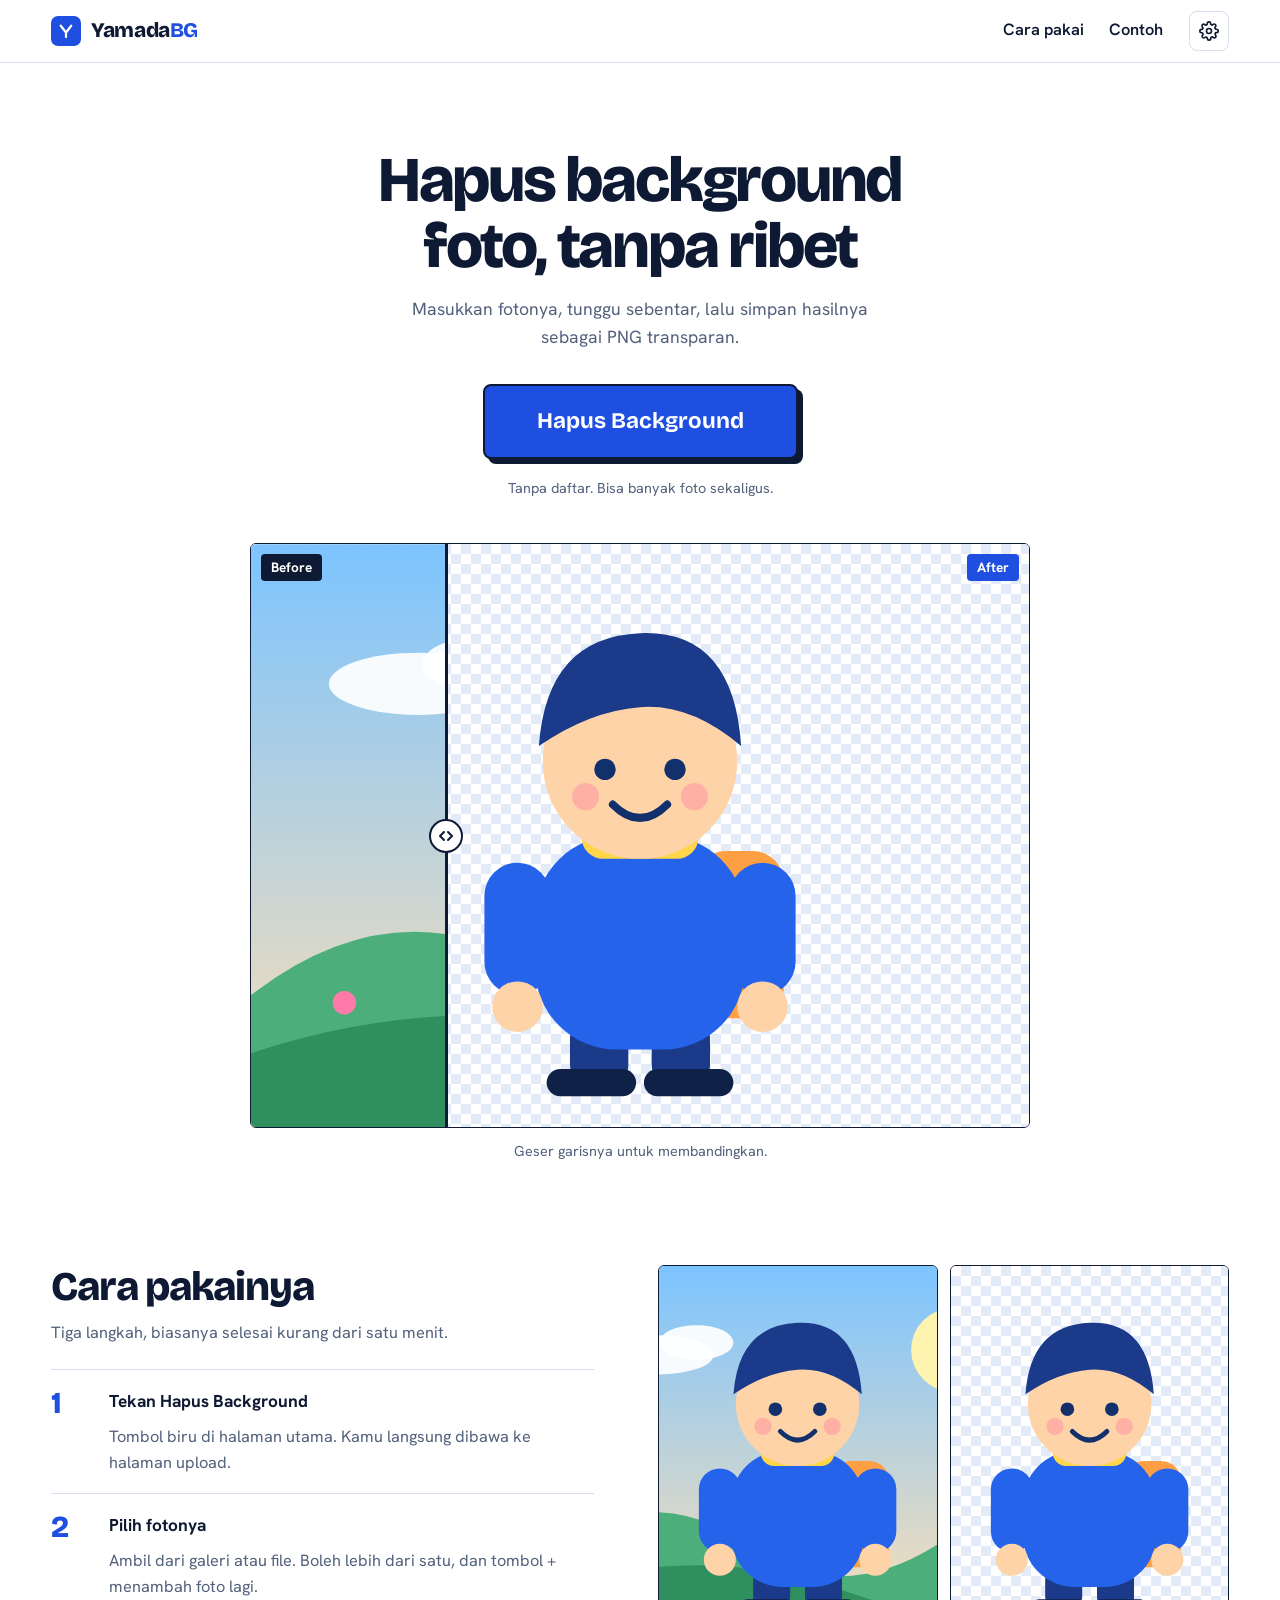
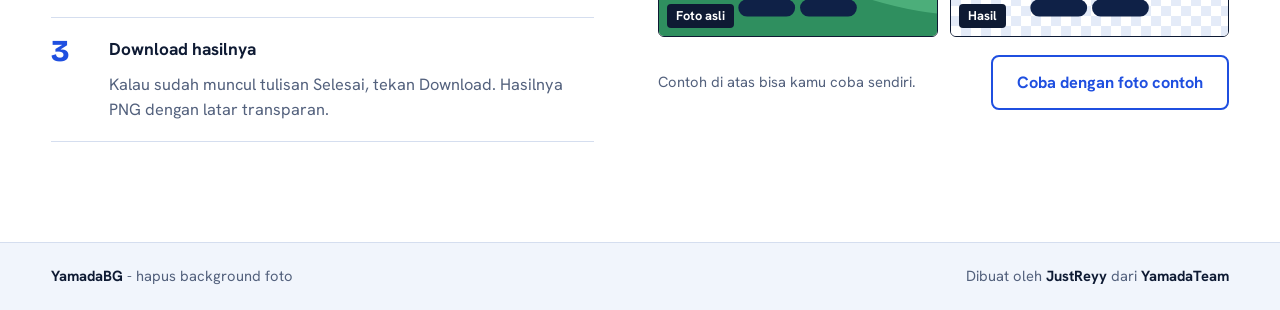
<file: index (2).html>
<!doctype html>
<html lang="id">
<head>
<meta charset="utf-8">
<meta name="viewport" content="width=device-width, initial-scale=1">
<title>YamadaBG - Hapus Background Foto</title>
<meta name="description" content="YamadaBG: hapus background foto langsung dari browser. Dibuat oleh JustReyy dari YamadaTeam.">
<meta name="theme-color" content="#1f4fe0">
<link rel="icon" href="data:image/svg+xml,%3Csvg xmlns='http://www.w3.org/2000/svg' viewBox='0 0 64 64'%3E%3Crect width='64' height='64' rx='10' fill='%231f4fe0'/%3E%3Cpath d='M18 18l14 18 14-18M32 36v12' stroke='white' stroke-width='6' stroke-linecap='round' stroke-linejoin='round' fill='none'/%3E%3C/svg%3E">
<link rel="preconnect" href="https://fonts.googleapis.com">
<link rel="preconnect" href="https://fonts.gstatic.com" crossorigin>
<link href="https://fonts.googleapis.com/css2?family=Bricolage+Grotesque:opsz,wght@12..96,500;12..96,700;12..96,800&family=Hanken+Grotesk:wght@400;500;600;700&display=swap" rel="stylesheet">
<style>
:root{
  --blue:#1f4fe0; --blue-dk:#173bb0; --tint:#f1f5fc; --tint2:#e3ebfa;
  --ink:#0e1a33; --muted:#53617d; --line:#d5deef; --ok:#17803d; --err:#c2271d;
  --gut:clamp(16px,4vw,56px);
  --head:'Bricolage Grotesque','Hanken Grotesk',system-ui,sans-serif;
  --body:'Hanken Grotesk',system-ui,-apple-system,'Segoe UI',Roboto,sans-serif;
  --ck:#e4ebf8;
}
*{box-sizing:border-box;margin:0}
[hidden]{display:none!important}
html{scroll-behavior:smooth;scroll-padding-top:70px}
body{font-family:var(--body);font-size:clamp(15px,.9rem + .15vw,17px);line-height:1.55;color:var(--ink);background:#fff;min-height:100vh;min-height:100dvh;display:flex;flex-direction:column;-webkit-font-smoothing:antialiased}
button{font:inherit;cursor:pointer;border:0;background:none;color:inherit}
:focus-visible{outline:3px solid var(--blue);outline-offset:3px}
.wrap{width:min(1240px,100% - var(--gut)*2);margin-inline:auto}

/* header */
header{position:sticky;top:0;z-index:20;background:#fff;border-bottom:1px solid var(--line)}
.bar{display:flex;align-items:center;justify-content:space-between;height:62px;gap:16px}
.logo{display:flex;align-items:center;gap:10px;font-family:var(--head);font-weight:800;font-size:1.3rem;letter-spacing:-.02em;text-decoration:none;color:var(--ink)}
.logo .mk{width:30px;height:30px;border-radius:7px;background:var(--blue);display:grid;place-items:center}
.logo span span{color:var(--blue)}
.nav{display:flex;align-items:center;gap:clamp(8px,2vw,26px)}
.nav a{color:var(--ink);font-weight:600;text-decoration:none;padding:6px 0;border-bottom:2px solid transparent}
.nav a:hover{border-color:var(--blue)}
.gear{width:40px;height:40px;border-radius:8px;display:grid;place-items:center;border:1px solid var(--line);color:var(--ink)}
.gear:hover{background:var(--tint)}
@media(max-width:560px){.nav a{display:none}}

/* buttons */
.btn{display:inline-flex;align-items:center;justify-content:center;gap:10px;padding:13px 24px;border-radius:8px;font-weight:700;border:2px solid var(--blue);background:var(--blue);color:#fff}
.btn:hover{background:var(--blue-dk);border-color:var(--blue-dk)}
.btn.alt{background:#fff;color:var(--blue)}
.btn.alt:hover{background:var(--tint)}
.btn.big{font-family:var(--head);font-size:clamp(1.1rem,1rem + .5vw,1.4rem);padding:18px clamp(28px,5vw,52px);border-color:var(--ink);box-shadow:5px 5px 0 var(--ink);transition:transform .12s,box-shadow .12s}
.btn.big:hover{transform:translate(2px,2px);box-shadow:3px 3px 0 var(--ink);border-color:var(--ink)}
.btn.big:active{transform:translate(5px,5px);box-shadow:0 0 0 var(--ink)}

/* views */
main{flex:1}
.view{display:none}
.view.active{display:block}

/* hero */
.hero{text-align:center;padding:clamp(36px,7vw,84px) 0 clamp(24px,4vw,44px)}
.hero h1{font-family:var(--head);font-weight:800;font-size:clamp(2rem,1.1rem + 3.6vw,4.4rem);line-height:1.04;letter-spacing:-.035em;max-width:17ch;margin:0 auto 16px;text-wrap:balance}
.hero p{color:var(--muted);max-width:50ch;margin:0 auto clamp(22px,3vw,34px);font-size:1.08em}
.hero small{display:block;margin-top:18px;color:var(--muted);font-size:.9rem}

.compare{position:relative;margin:0 auto;width:min(780px,100%);aspect-ratio:4/3;border:1px solid var(--ink);border-radius:6px;overflow:hidden;touch-action:pan-y;user-select:none;-webkit-user-select:none;cursor:ew-resize;background:#fff}
.layer{position:absolute;inset:0}
.layer svg{width:100%;height:100%;display:block}
.checker{background-color:#fff;background-image:linear-gradient(45deg,var(--ck) 25%,transparent 25%,transparent 75%,var(--ck) 75%),linear-gradient(45deg,var(--ck) 25%,transparent 25%,transparent 75%,var(--ck) 75%);background-size:20px 20px;background-position:0 0,10px 10px}
.layer.before{clip-path:inset(0 calc(100% - var(--p,50%)) 0 0)}
.handle{position:absolute;top:0;bottom:0;left:var(--p,50%);width:3px;margin-left:-1.5px;background:var(--ink)}
.handle i{position:absolute;top:50%;left:50%;width:34px;height:34px;margin:-17px;border-radius:50%;background:#fff;border:2px solid var(--ink);display:grid;place-items:center;color:var(--ink)}
.tag{position:absolute;top:10px;padding:3px 10px;font-weight:700;font-size:.85rem;background:var(--ink);color:#fff;border-radius:4px}
.tag.b{left:10px}.tag.a{right:10px;background:var(--blue)}
.cap{text-align:center;color:var(--muted);font-size:.9rem;margin-top:12px}

/* cara pakai */
.how{padding:clamp(48px,8vw,110px) 0 0}
.how .grid2{display:grid;grid-template-columns:minmax(0,1fr) minmax(0,1.05fr);gap:clamp(28px,5vw,80px);align-items:start}
@media(max-width:860px){.how .grid2{grid-template-columns:1fr}}
.how h2,.sec-t{font-family:var(--head);font-weight:800;font-size:clamp(1.6rem,1.1rem + 1.8vw,2.6rem);letter-spacing:-.03em;line-height:1.1}
.how .lead{color:var(--muted);margin:10px 0 24px;max-width:46ch}
.steps{list-style:none;padding:0;counter-reset:s}
.steps li{counter-increment:s;display:grid;grid-template-columns:44px 1fr;gap:6px 14px;padding:18px 0;border-top:1px solid var(--line)}
.steps li:last-child{border-bottom:1px solid var(--line)}
.steps li::before{content:counter(s);font-family:var(--head);font-weight:800;font-size:1.9rem;line-height:1;color:var(--blue)}
.steps b{display:block;font-size:1.08rem}
.steps p{color:var(--muted);grid-column:2}
.ex{display:grid;grid-template-columns:1fr 1fr;gap:12px}
.ex figure{position:relative;aspect-ratio:3/4;border:1px solid var(--ink);border-radius:6px;overflow:hidden;background:#fff}
.ex figure .layer svg{width:100%;height:100%}
.ex figcaption{position:absolute;left:8px;bottom:8px;background:var(--ink);color:#fff;font-weight:700;font-size:.8rem;padding:2px 9px;border-radius:4px}
.ex .go{grid-column:1/-1;display:flex;justify-content:space-between;align-items:center;gap:14px;flex-wrap:wrap;margin-top:6px}
.ex .go span{color:var(--muted);font-size:.92rem}

/* upload */
.up{padding:clamp(28px,5vw,60px) 0 clamp(40px,6vw,80px)}
.up-head{display:flex;justify-content:space-between;align-items:end;gap:20px;flex-wrap:wrap;margin-bottom:26px;padding-bottom:18px;border-bottom:1px solid var(--line)}
.up-head h2{font-family:var(--head);font-weight:800;font-size:clamp(1.7rem,1.2rem + 1.8vw,2.7rem);letter-spacing:-.03em;line-height:1.05}
.up-head p{color:var(--muted);margin-top:6px}
.back{color:var(--muted);font-weight:600;text-decoration:underline;text-underline-offset:3px}
.back:hover{color:var(--blue)}
.drop{display:grid;place-items:center;text-align:center;gap:14px;border:2px dashed #8aa5e8;border-radius:8px;background:var(--tint);padding:clamp(40px,9vw,110px) 20px;max-width:960px;margin:0 auto}
.drop.over{background:var(--tint2);border-color:var(--blue)}
.drop p{color:var(--muted);font-size:.95rem}
.grid{display:grid;grid-template-columns:repeat(auto-fill,minmax(clamp(150px,22vw,230px),1fr));gap:14px}
.card{position:relative;border:1px solid var(--line);border-radius:6px;padding:8px;background:#fff}
.thumb{position:relative;aspect-ratio:1;border-radius:3px;overflow:hidden;display:grid;place-items:center;background-color:#fff}
.thumb.checker{background-size:16px 16px;background-position:0 0,8px 8px}
.thumb img{width:100%;height:100%;object-fit:contain;display:block}
.card.queue .thumb img,.card.processing .thumb img{opacity:.55}
.ov{position:absolute;inset:0;display:grid;place-items:center}
.spin{width:30px;height:30px;border-radius:50%;border:3px solid var(--tint2);border-top-color:var(--blue);animation:sp .8s linear infinite}
@keyframes sp{to{transform:rotate(360deg)}}
.x{position:absolute;top:14px;right:14px;width:26px;height:26px;border-radius:4px;background:var(--ink);color:#fff;display:grid;place-items:center;font-size:1rem;line-height:1;z-index:2}
.x:hover{background:var(--err)}
.meta{display:flex;align-items:center;justify-content:space-between;gap:8px;padding:8px 2px 2px}
.name{font-weight:600;font-size:.85rem;white-space:nowrap;overflow:hidden;text-overflow:ellipsis;min-width:0}
.state{font-size:.75rem;font-weight:700;white-space:nowrap;color:var(--blue)}
.state.done{color:var(--ok)}.state.error{color:var(--err)}
.errtxt{color:var(--err);font-size:.8rem;padding:2px 2px 0}
.act{padding-top:8px}
.act button{width:100%;padding:8px;border-radius:6px;font-weight:700;font-size:.88rem;border:1.5px solid var(--blue);color:var(--blue)}
.act button:hover{background:var(--blue);color:#fff}
.badge{position:absolute;left:6px;bottom:6px;background:var(--ink);color:#fff;font-size:.68rem;font-weight:700;padding:1px 7px;border-radius:3px}
.add{display:grid;place-items:center;align-content:center;gap:6px;min-height:200px;border:2px dashed #8aa5e8;border-radius:6px;background:var(--tint);color:var(--blue);font-weight:700;text-align:center}
.add:hover{background:var(--tint2)}
.add .plus{width:48px;height:48px;border-radius:50%;background:var(--blue);color:#fff;display:grid;place-items:center;font-size:1.9rem;line-height:1;padding-bottom:3px}
.status{margin-top:22px;border:1px solid var(--line);border-radius:6px;padding:16px 20px;background:#fff}
.status.done{background:var(--tint);border-color:#a9bcec;display:flex;align-items:center;justify-content:space-between;gap:16px 28px;flex-wrap:wrap}
.status h3{font-family:var(--head);font-weight:800;font-size:1.6rem;letter-spacing:-.02em;display:flex;align-items:center;gap:10px}
.status h3 .ok{width:28px;height:28px;border-radius:50%;background:var(--ok);display:inline-grid;place-items:center}
.status p{color:var(--muted);margin-top:2px}
.status .row{display:flex;gap:10px;flex-wrap:wrap}
.proc{display:flex;justify-content:space-between;font-weight:700}
.prog{height:8px;background:var(--tint2);border-radius:4px;overflow:hidden;margin-top:10px}
.prog i{display:block;height:100%;width:0;background:var(--blue);transition:width .4s}

/* footer */
footer{margin-top:clamp(50px,8vw,100px);border-top:1px solid var(--line);background:var(--tint)}
footer .in{padding:22px 0;display:flex;justify-content:space-between;gap:8px 24px;flex-wrap:wrap;color:var(--muted);font-size:.92rem}
footer b{color:var(--ink)}

/* settings: panel kanan di layar lebar, lembar bawah di HP */
dialog{border:0;padding:0;background:#fff;color:var(--ink);font-family:var(--body);max-width:none;max-height:none;overflow:auto}
dialog::backdrop{background:rgba(14,26,51,.45)}
@media(min-width:760px){dialog{margin:0 0 0 auto;width:min(400px,92vw);height:100%;border-left:1px solid var(--ink)}}
@media(max-width:759px){dialog{margin:auto 0 0;width:100%;border-radius:14px 14px 0 0;max-height:90dvh}}
.dh{display:flex;align-items:center;justify-content:space-between;padding:18px 22px;border-bottom:1px solid var(--line)}
.dh h3{font-family:var(--head);font-size:1.3rem;font-weight:800}
.db{padding:22px;display:grid;gap:26px}
.field>b{display:block}
.field small{display:block;color:var(--muted);margin:2px 0 10px;font-size:.86rem}
.seg{display:grid;grid-auto-flow:column;border:1.5px solid var(--ink);border-radius:8px;overflow:hidden}
.seg input,.sw input[type=radio]{position:absolute;opacity:0;pointer-events:none}
.seg label{text-align:center;padding:10px 8px;font-weight:700;cursor:pointer}
.seg label+input+label{border-left:1.5px solid var(--ink)}
.seg input:checked+label{background:var(--ink);color:#fff}
.seg input:focus-visible+label{outline:3px solid var(--blue);outline-offset:-3px}
.sw{display:flex;gap:10px;flex-wrap:wrap;align-items:center}
.sw label{width:40px;height:40px;border-radius:6px;border:1px solid var(--line);cursor:pointer}
.sw input:checked+label{outline:3px solid var(--blue);outline-offset:2px}
.sw input:focus-visible+label{outline:3px solid var(--blue);outline-offset:2px}
.sw .tr{background-color:#fff;background-image:linear-gradient(45deg,#cfd8ec 25%,transparent 25%,transparent 75%,#cfd8ec 75%),linear-gradient(45deg,#cfd8ec 25%,transparent 25%,transparent 75%,#cfd8ec 75%);background-size:10px 10px;background-position:0 0,5px 5px}
.sw input[type=color]{width:40px;height:40px;padding:0;border:1px solid var(--line);border-radius:6px;background:none;cursor:pointer}
.df{display:flex;gap:10px;padding:0 22px 22px}
.df .btn{flex:1}

#toast{position:fixed;left:50%;bottom:22px;transform:translate(-50%,20px);background:var(--ink);color:#fff;padding:11px 18px;border-radius:8px;font-weight:600;font-size:.92rem;opacity:0;pointer-events:none;transition:.25s;z-index:50;max-width:calc(100% - 32px);text-align:center}
#toast.show{opacity:1;transform:translate(-50%,0)}
@media(prefers-reduced-motion:reduce){*{animation:none!important;transition:none!important}}
</style>
</head>
<body>

<header>
  <div class="wrap bar">
    <a class="logo" href="#" data-go="home" aria-label="YamadaBG beranda">
      <span class="mk"><svg width="18" height="18" viewBox="0 0 24 24" fill="none" stroke="#fff" stroke-width="3" stroke-linecap="round" stroke-linejoin="round"><path d="M5 5l7 9 7-9M12 14v6"/></svg></span>
      <span>Yamada<span>BG</span></span>
    </a>
    <div class="nav">
      <a href="#cara" data-scroll="cara">Cara pakai</a>
      <a href="#contoh" data-scroll="contoh">Contoh</a>
      <button class="gear" id="openSet" aria-label="Pengaturan" title="Pengaturan">
        <svg width="20" height="20" viewBox="0 0 24 24" fill="none" stroke="currentColor" stroke-width="2" stroke-linecap="round" stroke-linejoin="round"><circle cx="12" cy="12" r="3"/><path d="M19.4 15a1.65 1.65 0 0 0 .33 1.82l.06.06a2 2 0 1 1-2.83 2.83l-.06-.06a1.65 1.65 0 0 0-1.82-.33 1.65 1.65 0 0 0-1 1.51V21a2 2 0 1 1-4 0v-.09a1.65 1.65 0 0 0-1-1.51 1.65 1.65 0 0 0-1.82.33l-.06.06a2 2 0 1 1-2.83-2.83l.06-.06a1.65 1.65 0 0 0 .33-1.82 1.65 1.65 0 0 0-1.51-1H3a2 2 0 1 1 0-4h.09a1.65 1.65 0 0 0 1.51-1 1.65 1.65 0 0 0-.33-1.82l-.06-.06a2 2 0 1 1 2.83-2.83l.06.06a1.65 1.65 0 0 0 1.82.33h0a1.65 1.65 0 0 0 1-1.51V3a2 2 0 1 1 4 0v.09a1.65 1.65 0 0 0 1 1.51h0a1.65 1.65 0 0 0 1.82-.33l.06-.06a2 2 0 1 1 2.83 2.83l-.06.06a1.65 1.65 0 0 0-.33 1.82v0a1.65 1.65 0 0 0 1.51 1H21a2 2 0 1 1 0 4h-.09a1.65 1.65 0 0 0-1.51 1z"/></svg>
      </button>
    </div>
  </div>
</header>

<main>
  <!-- TAB 1: BERANDA -->
  <div class="view active" id="view-home">
    <div class="wrap">
      <div class="hero">
        <h1>Hapus background foto, tanpa ribet</h1>
        <p>Masukkan fotonya, tunggu sebentar, lalu simpan hasilnya sebagai PNG transparan.</p>
        <button class="btn big" id="startBtn">Hapus Background</button>
        <small>Tanpa daftar. Bisa banyak foto sekaligus.</small>
      </div>
      <div class="compare" id="cmp" aria-label="Perbandingan foto sebelum dan sesudah background dihapus"></div>
      <p class="cap">Geser garisnya untuk membandingkan.</p>
    </div>

    <section class="how" id="cara">
      <div class="wrap grid2">
        <div>
          <h2>Cara pakainya</h2>
          <p class="lead">Tiga langkah, biasanya selesai kurang dari satu menit.</p>
          <ol class="steps">
            <li><div><b>Tekan Hapus Background</b></div><p>Tombol biru di halaman utama. Kamu langsung dibawa ke halaman upload.</p></li>
            <li><div><b>Pilih fotonya</b></div><p>Ambil dari galeri atau file. Boleh lebih dari satu, dan tombol + menambah foto lagi.</p></li>
            <li><div><b>Download hasilnya</b></div><p>Kalau sudah muncul tulisan Selesai, tekan Download. Hasilnya PNG dengan latar transparan.</p></li>
          </ol>
        </div>
        <div id="contoh">
          <div class="ex">
            <figure><div class="layer" id="exBefore"></div><figcaption>Foto asli</figcaption></figure>
            <figure><div class="layer checker" id="exAfter"></div><figcaption>Hasil</figcaption></figure>
            <div class="go"><span>Contoh di atas bisa kamu coba sendiri.</span><button class="btn alt" id="sampleBtn">Coba dengan foto contoh</button></div>
          </div>
        </div>
      </div>
    </section>
  </div>

  <!-- TAB 2: UPLOAD -->
  <div class="view" id="view-upload">
    <div class="wrap up">
      <div class="up-head">
        <div>
          <h2>Masukkan fotomu</h2>
          <p>Background dihapus otomatis begitu foto masuk.</p>
        </div>
        <a class="back" href="#" data-go="home">Kembali ke beranda</a>
      </div>

      <div class="drop" id="drop">
        <svg width="46" height="46" viewBox="0 0 24 24" fill="none" stroke="var(--blue)" stroke-width="1.8" stroke-linecap="round" stroke-linejoin="round"><rect x="3" y="3" width="18" height="18" rx="3"/><circle cx="8.5" cy="9" r="1.6"/><path d="M21 16l-5-5L5 21"/></svg>
        <button class="btn big" id="pickBtn">Pilih Foto</button>
        <p>atau tarik foto ke area ini. Format JPG, PNG, atau WebP.</p>
      </div>

      <div class="grid" id="grid" hidden></div>
      <div id="statusbar"></div>
    </div>
  </div>
</main>

<footer>
  <div class="wrap in">
    <span><b>YamadaBG</b> - hapus background foto</span>
    <span>Dibuat oleh <b>JustReyy</b> dari <b>YamadaTeam</b></span>
  </div>
</footer>

<input type="file" id="file" accept="image/jpeg,image/png,image/webp" multiple hidden>

<dialog id="setDlg">
  <div class="dh"><h3>Pengaturan</h3><button class="gear" id="closeSet" aria-label="Tutup">✕</button></div>
  <div class="db">
    <div class="field">
      <b>Kualitas hasil</b>
      <small>Penuh memakai kredit remove.bg dan hasilnya tajam. Hemat gratis tapi resolusinya kecil. Kalau kredit habis, otomatis pindah ke Hemat.</small>
      <div class="seg">
        <input type="radio" name="q" id="q1" value="auto"><label for="q1">Penuh</label>
        <input type="radio" name="q" id="q2" value="preview"><label for="q2">Hemat</label>
      </div>
    </div>
    <div class="field">
      <b>Warna latar hasil</b>
      <small>Transparan kalau mau PNG tanpa background. Pilih warna untuk memberi latar baru saat download.</small>
      <div class="sw">
        <input type="radio" name="bg" id="bg0" value="transparent"><label class="tr" for="bg0" title="Transparan"></label>
        <input type="radio" name="bg" id="bg1" value="#ffffff"><label for="bg1" title="Putih" style="background:#fff"></label>
        <input type="radio" name="bg" id="bg2" value="#1f4fe0"><label for="bg2" title="Biru" style="background:#1f4fe0"></label>
        <input type="radio" name="bg" id="bg3" value="#0e1a33"><label for="bg3" title="Biru tua" style="background:#0e1a33"></label>
        <input type="radio" name="bg" id="bg4" value="#000000"><label for="bg4" title="Hitam" style="background:#000"></label>
        <input type="color" id="customBg" value="#ff8a00" title="Warna lain" aria-label="Warna lain">
      </div>
    </div>
  </div>
  <div class="df">
    <button class="btn alt" id="resetSet">Reset</button>
    <button class="btn" id="saveSet">Simpan</button>
  </div>
</dialog>

<div id="toast" role="status" aria-live="polite"></div>

<script>
(() => {
'use strict';
const $ = (s, r = document) => r.querySelector(s);
const esc = s => String(s).replace(/[&<>"']/g, c => ({'&':'&amp;','<':'&lt;','>':'&gt;','"':'&quot;',"'":'&#39;'}[c]));

/* Pengaturan */
const DEFAULTS = { quality: 'auto', bg: 'transparent' };
let S = { ...DEFAULTS };
try { S = { ...DEFAULTS, ...JSON.parse(localStorage.getItem('yamadabg') || '{}') }; } catch (_) {}
const saveS = () => { try { localStorage.setItem('yamadabg', JSON.stringify(S)); } catch (_) {} };

let tt;
function toast(msg) {
  const t = $('#toast'); t.textContent = msg; t.classList.add('show');
  clearTimeout(tt); tt = setTimeout(() => t.classList.remove('show'), 3200);
}

/* Ilustrasi contoh */
function scene(withBg) {
  const bg = withBg ? `
    <defs><linearGradient id="sky" x1="0" y1="0" x2="0" y2="1"><stop offset="0" stop-color="#7cc4ff"/><stop offset="1" stop-color="#ffe0b5"/></linearGradient></defs>
    <rect width="400" height="300" fill="url(#sky)"/>
    <circle cx="326" cy="68" r="34" fill="#fff3b0"/>
    <ellipse cx="86" cy="72" rx="46" ry="16" fill="#fff" opacity=".92"/><ellipse cx="118" cy="62" rx="30" ry="14" fill="#fff" opacity=".92"/>
    <path d="M0 232Q80 170 160 226T330 214T400 232V300H0Z" fill="#4cae7a"/>
    <path d="M0 262Q120 222 240 264T400 252V300H0Z" fill="#2f8f5f"/>
    <circle cx="48" cy="236" r="6" fill="#ff7aa8"/><circle cx="352" cy="258" r="6" fill="#ffd54a"/>` : '';
  return `${bg}
    <g>
      <rect x="228" y="158" width="46" height="86" rx="16" fill="#ff9f43"/>
      <rect x="164" y="244" width="30" height="34" rx="10" fill="#1b3a8a"/><rect x="206" y="244" width="30" height="34" rx="10" fill="#1b3a8a"/>
      <rect x="152" y="270" width="46" height="14" rx="7" fill="#0f2147"/><rect x="202" y="270" width="46" height="14" rx="7" fill="#0f2147"/>
      <rect x="146" y="150" width="108" height="110" rx="42" fill="#2563eb"/>
      <rect x="120" y="164" width="34" height="68" rx="17" fill="#2563eb"/><rect x="246" y="164" width="34" height="68" rx="17" fill="#2563eb"/>
      <circle cx="137" cy="238" r="13" fill="#ffd3a8"/><circle cx="263" cy="238" r="13" fill="#ffd3a8"/>
      <rect x="170" y="140" width="60" height="22" rx="11" fill="#ffd54a"/>
      <circle cx="200" cy="112" r="50" fill="#ffd3a8"/>
      <path d="M148 104Q152 48 200 46T252 104Q226 82 200 84T148 104Z" fill="#1b3a8a"/>
      <circle cx="182" cy="116" r="5.5" fill="#12306b"/><circle cx="218" cy="116" r="5.5" fill="#12306b"/>
      <circle cx="172" cy="130" r="7" fill="#ff9aa2" opacity=".6"/><circle cx="228" cy="130" r="7" fill="#ff9aa2" opacity=".6"/>
      <path d="M186 134Q200 148 214 134" stroke="#12306b" stroke-width="4" fill="none" stroke-linecap="round"/>
    </g>`;
}
const svgInline = withBg => `<svg viewBox="0 0 400 300" preserveAspectRatio="xMidYMid slice" aria-hidden="true">${scene(withBg)}</svg>`;

/* Before/after */
const cmp = $('#cmp');
cmp.innerHTML = `
  <div class="layer checker">${svgInline(false)}</div>
  <div class="layer before">${svgInline(true)}</div>
  <div class="handle"><i><svg width="16" height="16" viewBox="0 0 24 24" fill="none" stroke="currentColor" stroke-width="3" stroke-linecap="round" stroke-linejoin="round"><path d="M9 6l-6 6 6 6M15 6l6 6-6 6"/></svg></i></div>
  <span class="tag b">Before</span><span class="tag a">After</span>`;
$('#exBefore').innerHTML = svgInline(true);
$('#exAfter').innerHTML = svgInline(false);

let manual = false, resumeT, t0 = performance.now();
const setP = p => cmp.style.setProperty('--p', p + '%');
const reduce = matchMedia('(prefers-reduced-motion: reduce)').matches;
function loop(now) {
  if (!manual && !reduce) {
    const k = ((now - t0) / 4600) % 2;
    const tri = k < 1 ? k : 2 - k;
    const e = tri < .5 ? 2 * tri * tri : 1 - Math.pow(-2 * tri + 2, 2) / 2;
    setP(6 + e * 88);
  }
  requestAnimationFrame(loop);
}
setP(50); requestAnimationFrame(loop);
function dragTo(ev) {
  const r = cmp.getBoundingClientRect();
  setP(Math.max(2, Math.min(98, ((ev.clientX - r.left) / r.width) * 100)));
}
cmp.addEventListener('pointerdown', e => { manual = true; clearTimeout(resumeT); cmp.setPointerCapture(e.pointerId); dragTo(e); });
cmp.addEventListener('pointermove', e => { if (cmp.hasPointerCapture(e.pointerId)) dragTo(e); });
const release = () => { clearTimeout(resumeT); resumeT = setTimeout(() => { manual = false; t0 = performance.now() - 2300; }, 2500); };
cmp.addEventListener('pointerup', release); cmp.addEventListener('pointercancel', release);

/* Navigasi tab */
function show(v, push = true) {
  document.querySelectorAll('.view').forEach(el => el.classList.toggle('active', el.id === 'view-' + v));
  if (push) history.pushState(null, '', v === 'home' ? location.pathname : '#upload');
  window.scrollTo(0, 0);
}
addEventListener('popstate', () => show(location.hash === '#upload' ? 'upload' : 'home', false));
if (location.hash === '#upload') show('upload', false);
document.querySelectorAll('[data-go]').forEach(el => el.addEventListener('click', e => { e.preventDefault(); show(el.dataset.go); }));
document.querySelectorAll('[data-scroll]').forEach(el => el.addEventListener('click', e => {
  e.preventDefault();
  if (!$('#view-home').classList.contains('active')) show('home');
  setTimeout(() => document.getElementById(el.dataset.scroll).scrollIntoView({ behavior: 'smooth', block: 'start' }), 50);
}));
$('#startBtn').addEventListener('click', () => show('upload'));

/* Pengaturan UI */
const dlg = $('#setDlg');
function syncSettingsUI() {
  document.querySelectorAll('input[name=q]').forEach(r => r.checked = r.value === S.quality);
  let matched = false;
  document.querySelectorAll('input[name=bg]').forEach(r => { r.checked = r.value === S.bg; if (r.checked) matched = true; });
  if (!matched && /^#/.test(S.bg)) $('#customBg').value = S.bg;
}
$('#openSet').addEventListener('click', () => { syncSettingsUI(); dlg.showModal(); });
$('#closeSet').addEventListener('click', () => dlg.close());
$('#saveSet').addEventListener('click', () => dlg.close());
dlg.addEventListener('click', e => { if (e.target === dlg) dlg.close(); });
document.querySelectorAll('input[name=q]').forEach(r => r.addEventListener('change', () => { S.quality = r.value; saveS(); }));
document.querySelectorAll('input[name=bg]').forEach(r => r.addEventListener('change', () => { S.bg = r.value; saveS(); render(); }));
$('#customBg').addEventListener('input', e => {
  S.bg = e.target.value; saveS();
  document.querySelectorAll('input[name=bg]').forEach(r => r.checked = false);
  render();
});
$('#resetSet').addEventListener('click', () => { S = { ...DEFAULTS }; saveS(); syncSettingsUI(); render(); toast('Pengaturan dikembalikan'); });

/* Antrean foto */
const items = [];
let uid = 0, running = 0;
const MAX_PARALLEL = 2, MAX_ITEMS = 30;
const fileInput = $('#file');

function addFiles(list) {
  const files = [...list].filter(f => /^image\/(jpeg|png|webp)$/.test(f.type));
  const skipped = list.length - files.length;
  if (skipped > 0) toast(skipped + ' file dilewati (hanya JPG, PNG, WebP)');
  for (const f of files) {
    if (items.length >= MAX_ITEMS) { toast('Maksimal ' + MAX_ITEMS + ' foto sekali proses'); break; }
    if (f.size > 25 * 1024 * 1024) { toast(f.name + ' lebih dari 25 MB'); continue; }
    items.push({ id: ++uid, file: f, name: f.name, thumb: URL.createObjectURL(f), status: 'queue' });
  }
  render(); pump();
}

$('#pickBtn').addEventListener('click', () => fileInput.click());
fileInput.addEventListener('change', () => { if (fileInput.files.length) addFiles(fileInput.files); fileInput.value = ''; });

const drop = $('#drop');
['dragenter', 'dragover'].forEach(ev => addEventListener(ev, e => { if (!$('#view-upload').classList.contains('active')) return; e.preventDefault(); drop.classList.add('over'); }));
['dragleave', 'drop'].forEach(ev => addEventListener(ev, e => { if (ev === 'drop') e.preventDefault(); if (ev === 'dragleave' && e.relatedTarget) return; drop.classList.remove('over'); }));
addEventListener('drop', e => { if ($('#view-upload').classList.contains('active') && e.dataTransfer && e.dataTransfer.files.length) addFiles(e.dataTransfer.files); });
addEventListener('paste', e => {
  if (!$('#view-upload').classList.contains('active')) return;
  const fs = [...(e.clipboardData?.files || [])]; if (fs.length) addFiles(fs);
});

async function shrink(file) {
  const bmp = await createImageBitmap(file);
  const MAX = 2000, sc = Math.min(1, MAX / Math.max(bmp.width, bmp.height));
  const c = document.createElement('canvas');
  c.width = Math.round(bmp.width * sc); c.height = Math.round(bmp.height * sc);
  const x = c.getContext('2d'); x.fillStyle = '#fff'; x.fillRect(0, 0, c.width, c.height); x.drawImage(bmp, 0, 0, c.width, c.height);
  for (const q of [.92, .8, .65]) {
    const b = await new Promise(r => c.toBlob(r, 'image/jpeg', q));
    if (b && b.size < 3.8 * 1024 * 1024) return b;
  }
  throw new Error('Foto terlalu besar');
}

async function run(it) {
  running++; it.status = 'processing'; it.error = ''; render();
  try {
    const body = await shrink(it.file);
    const r = await fetch('/api/remove', { method: 'POST', headers: { 'Content-Type': 'image/jpeg', 'X-Quality': S.quality }, body });
    if (!r.ok) {
      let m = 'Server error (kode ' + r.status + ')'; try { m = (await r.json()).error || m; } catch (_) {}
      throw new Error(m);
    }
    it.result = await r.blob();
    if (it.resultURL) URL.revokeObjectURL(it.resultURL);
    it.resultURL = URL.createObjectURL(it.result);
    it.preview = r.headers.get('X-Used-Preview') === '1';
    it.status = 'done';
  } catch (e) {
    it.status = 'error'; it.error = e instanceof TypeError ? 'Tidak bisa terhubung ke server' : (e.message || 'Gagal memproses');
  }
  running--; render(); pump();
}
function pump() {
  while (running < MAX_PARALLEL) {
    const next = items.find(i => i.status === 'queue');
    if (!next) break;
    run(next);
  }
}

/* Render */
const grid = $('#grid'), bar = $('#statusbar');
const bgStyle = () => S.bg === 'transparent' ? '' : `style="background:${esc(S.bg)};background-image:none"`;

function render() {
  const has = items.length > 0;
  drop.hidden = has; grid.hidden = !has;
  if (!has) { bar.innerHTML = ''; return; }

  grid.innerHTML = items.map(it => {
    const src = it.resultURL || it.thumb;
    const busy = it.status === 'queue' || it.status === 'processing';
    const label = { queue: 'Menunggu', processing: 'Memproses', done: 'Selesai', error: 'Gagal' }[it.status];
    return `<div class="card ${it.status}" data-id="${it.id}">
      <button class="x" data-act="remove" aria-label="Hapus foto">×</button>
      <div class="thumb ${it.status === 'done' ? 'checker' : ''}" ${it.status === 'done' ? bgStyle() : ''}>
        <img src="${src}" alt="${esc(it.name)}">
        ${busy ? '<div class="ov"><div class="spin"></div></div>' : ''}
        ${it.preview ? '<span class="badge">Resolusi hemat</span>' : ''}
      </div>
      <div class="meta"><span class="name" title="${esc(it.name)}">${esc(it.name)}</span><span class="state ${it.status}">${label}</span></div>
      ${it.status === 'error' ? `<div class="errtxt">${esc(it.error)}</div>` : ''}
      ${it.status === 'done' ? '<div class="act"><button data-act="dl">Download</button></div>' : ''}
      ${it.status === 'error' ? '<div class="act"><button data-act="retry">Coba lagi</button></div>' : ''}
    </div>`;
  }).join('') + `<button class="add" id="addBtn" aria-label="Tambah foto"><span class="plus">+</span>Tambah foto</button>`;

  const total = items.length;
  const done = items.filter(i => i.status === 'done').length;
  const err = items.filter(i => i.status === 'error').length;
  const pending = total - done - err;
  const anyPreview = items.some(i => i.preview);

  if (pending > 0) {
    const pct = Math.round(((done + err) / total) * 100);
    bar.innerHTML = `<div class="status"><div class="proc"><span>Menghapus background...</span><span>${done + err}/${total}</span></div><div class="prog"><i style="width:${pct}%"></i></div></div>`;
  } else if (done > 0) {
    bar.innerHTML = `<div class="status done">
      <div>
        <h3><span class="ok"><svg width="16" height="16" viewBox="0 0 24 24" fill="none" stroke="#fff" stroke-width="3.4" stroke-linecap="round" stroke-linejoin="round"><path d="M5 12.5l4.5 4.5L19 7.5"/></svg></span>Selesai</h3>
        <p>${done} foto sudah tanpa background${err ? `, ${err} gagal` : ''}.${anyPreview ? ' Kredit remove.bg habis, jadi sebagian hasil beresolusi kecil.' : ''}</p>
      </div>
      <div class="row">
        <button class="btn" data-act="dlall">${done > 1 ? 'Download semua (ZIP)' : 'Download'}</button>
        <button class="btn alt" data-act="clear">Mulai baru</button>
      </div></div>`;
  } else {
    bar.innerHTML = `<div class="status"><p style="margin:0">Semua foto gagal diproses. Tekan Coba lagi, atau cek pengaturan.</p></div>`;
  }
}

grid.addEventListener('click', e => {
  if (e.target.closest('#addBtn')) return fileInput.click();
  const btn = e.target.closest('[data-act]'); if (!btn) return;
  const card = btn.closest('.card'); const it = card && items.find(i => i.id == card.dataset.id);
  if (!it) return;
  if (btn.dataset.act === 'remove') {
    if (it.status === 'processing') return toast('Tunggu proses foto ini selesai dulu');
    URL.revokeObjectURL(it.thumb); if (it.resultURL) URL.revokeObjectURL(it.resultURL);
    items.splice(items.indexOf(it), 1); render();
  } else if (btn.dataset.act === 'dl') downloadOne(it);
  else if (btn.dataset.act === 'retry') { it.status = 'queue'; render(); pump(); }
});
bar.addEventListener('click', e => {
  const btn = e.target.closest('[data-act]'); if (!btn) return;
  if (btn.dataset.act === 'dlall') downloadAll();
  if (btn.dataset.act === 'clear') {
    if (running) return toast('Tunggu proses selesai dulu');
    items.forEach(i => { URL.revokeObjectURL(i.thumb); if (i.resultURL) URL.revokeObjectURL(i.resultURL); });
    items.length = 0; render();
  }
});

/* Download */
async function composite(it) {
  if (S.bg === 'transparent') return it.result;
  const bmp = await createImageBitmap(it.result);
  const c = document.createElement('canvas'); c.width = bmp.width; c.height = bmp.height;
  const x = c.getContext('2d'); x.fillStyle = S.bg; x.fillRect(0, 0, c.width, c.height); x.drawImage(bmp, 0, 0);
  return new Promise(r => c.toBlob(r, 'image/png'));
}
const baseName = n => (n.replace(/\.[^.]+$/, '') || 'foto').replace(/[\\/:*?"<>|]+/g, '_') + '-YamadaBG.png';
function save(blob, name) {
  const a = document.createElement('a'); a.href = URL.createObjectURL(blob); a.download = name;
  document.body.appendChild(a); a.click(); a.remove(); setTimeout(() => URL.revokeObjectURL(a.href), 4000);
}
async function downloadOne(it) { try { save(await composite(it), baseName(it.name)); } catch (_) { toast('Gagal menyiapkan download'); } }

const CRC = (() => { const t = new Uint32Array(256); for (let n = 0; n < 256; n++) { let c = n; for (let k = 0; k < 8; k++) c = c & 1 ? 0xEDB88320 ^ (c >>> 1) : c >>> 1; t[n] = c >>> 0; } return t; })();
const crc32 = u8 => { let c = 0xFFFFFFFF; for (let i = 0; i < u8.length; i++) c = CRC[(c ^ u8[i]) & 255] ^ (c >>> 8); return (c ^ 0xFFFFFFFF) >>> 0; };
function zip(files) {
  const enc = new TextEncoder(), parts = [], cen = []; let off = 0;
  const d = new Date(), time = (d.getHours() << 11) | (d.getMinutes() << 5) | (d.getSeconds() >> 1), date = ((d.getFullYear() - 1980) << 9) | ((d.getMonth() + 1) << 5) | d.getDate();
  for (const f of files) {
    const nm = enc.encode(f.name), crc = crc32(f.data), sz = f.data.length;
    const lh = new DataView(new ArrayBuffer(30));
    lh.setUint32(0, 0x04034b50, true); lh.setUint16(4, 20, true); lh.setUint16(6, 0x0800, true); lh.setUint16(8, 0, true);
    lh.setUint16(10, time, true); lh.setUint16(12, date, true); lh.setUint32(14, crc, true); lh.setUint32(18, sz, true); lh.setUint32(22, sz, true); lh.setUint16(26, nm.length, true); lh.setUint16(28, 0, true);
    parts.push(lh.buffer, nm, f.data);
    const ch = new DataView(new ArrayBuffer(46));
    ch.setUint32(0, 0x02014b50, true); ch.setUint16(4, 20, true); ch.setUint16(6, 20, true); ch.setUint16(8, 0x0800, true); ch.setUint16(10, 0, true);
    ch.setUint16(12, time, true); ch.setUint16(14, date, true); ch.setUint32(16, crc, true); ch.setUint32(20, sz, true); ch.setUint32(24, sz, true); ch.setUint16(28, nm.length, true);
    ch.setUint32(42, off, true);
    cen.push(ch.buffer, nm);
    off += 30 + nm.length + sz;
  }
  const cdSize = cen.reduce((a, b) => a + (b.byteLength ?? b.length), 0);
  const end = new DataView(new ArrayBuffer(22));
  end.setUint32(0, 0x06054b50, true); end.setUint16(8, files.length, true); end.setUint16(10, files.length, true); end.setUint32(12, cdSize, true); end.setUint32(16, off, true);
  return new Blob([...parts, ...cen, end.buffer], { type: 'application/zip' });
}
async function downloadAll() {
  const ready = items.filter(i => i.status === 'done');
  if (!ready.length) return;
  if (ready.length === 1) return downloadOne(ready[0]);
  try {
    const used = new Set(), files = [];
    for (const it of ready) {
      let n = baseName(it.name), k = 2; while (used.has(n)) n = baseName(it.name).replace(/\.png$/, `-${k++}.png`);
      used.add(n);
      files.push({ name: n, data: new Uint8Array(await (await composite(it)).arrayBuffer()) });
    }
    save(zip(files), 'YamadaBG-hasil.zip');
  } catch (_) { toast('Gagal membuat ZIP'); }
}

/* Foto contoh */
$('#sampleBtn').addEventListener('click', () => {
  const svg = `<svg xmlns="http://www.w3.org/2000/svg" width="800" height="600" viewBox="0 0 400 300">${scene(true)}</svg>`;
  const img = new Image();
  img.onload = () => {
    const c = document.createElement('canvas'); c.width = 800; c.height = 600;
    c.getContext('2d').drawImage(img, 0, 0, 800, 600);
    c.toBlob(b => { show('upload'); addFiles([new File([b], 'foto-contoh.jpg', { type: 'image/jpeg' })]); }, 'image/jpeg', .92);
  };
  img.onerror = () => toast('Gagal memuat foto contoh');
  img.src = 'data:image/svg+xml;charset=utf-8,' + encodeURIComponent(svg);
});

syncSettingsUI(); render();
})();
</script>
</body>
</html>
</file>
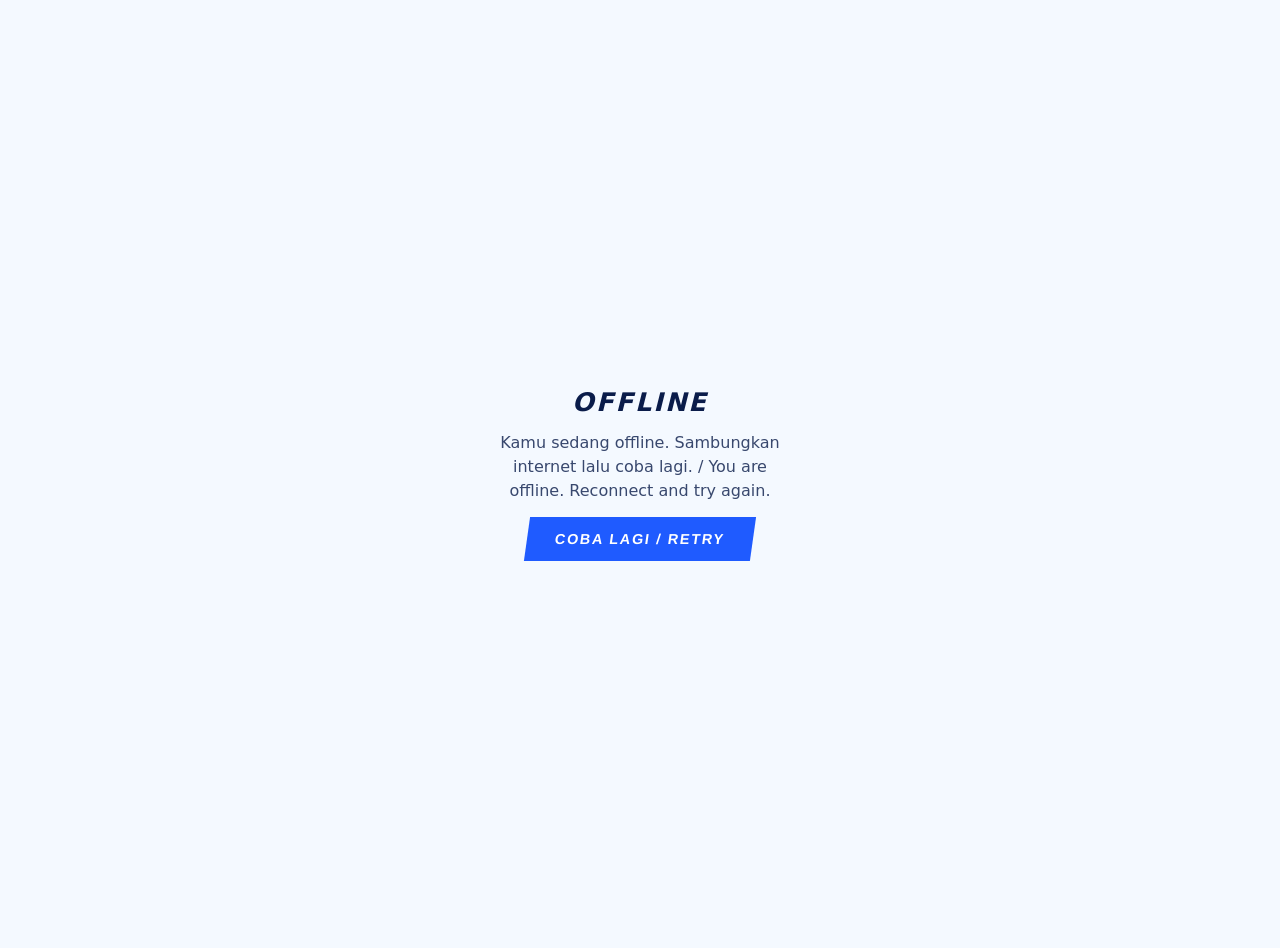
<file: offline.html>
<!doctype html>
<html lang="id"><head><meta charset="utf-8"><meta name="viewport" content="width=device-width,initial-scale=1,viewport-fit=cover">
<meta name="color-scheme" content="light dark"><meta name="theme-color" content="#ffffff"><title>YAMADA DOWN — Offline</title>
<style>
:root{--ink:#0a1c4a;--bg:#f4f9ff;--blue:#1f5bff}
@media(prefers-color-scheme:dark){:root{--ink:#e8efff;--bg:#070e24;--blue:#4b82ff}}
html,body{margin:0;height:100%;background:var(--bg);color:var(--ink);font-family:system-ui,-apple-system,"Segoe UI",Roboto,sans-serif}
main{min-height:100%;display:grid;place-content:center;gap:14px;text-align:center;padding:24px calc(24px + env(safe-area-inset-right)) calc(24px + env(safe-area-inset-bottom)) calc(24px + env(safe-area-inset-left))}
h1{margin:0;font-size:1.6rem;letter-spacing:.08em;font-style:italic}
p{margin:0;opacity:.8;line-height:1.5;max-width:30ch}
button{justify-self:center;padding:14px 28px;border:0;background:var(--blue);color:#fff;font-weight:800;letter-spacing:.12em;transform:skewX(-8deg);font-size:.9rem}
</style></head><body><main>
<h1>OFFLINE</h1>
<p>Kamu sedang offline. Sambungkan internet lalu coba lagi. / You are offline. Reconnect and try again.</p>
<button onclick="location.href='/'">COBA LAGI / RETRY</button>
</main></body></html>
</file>
